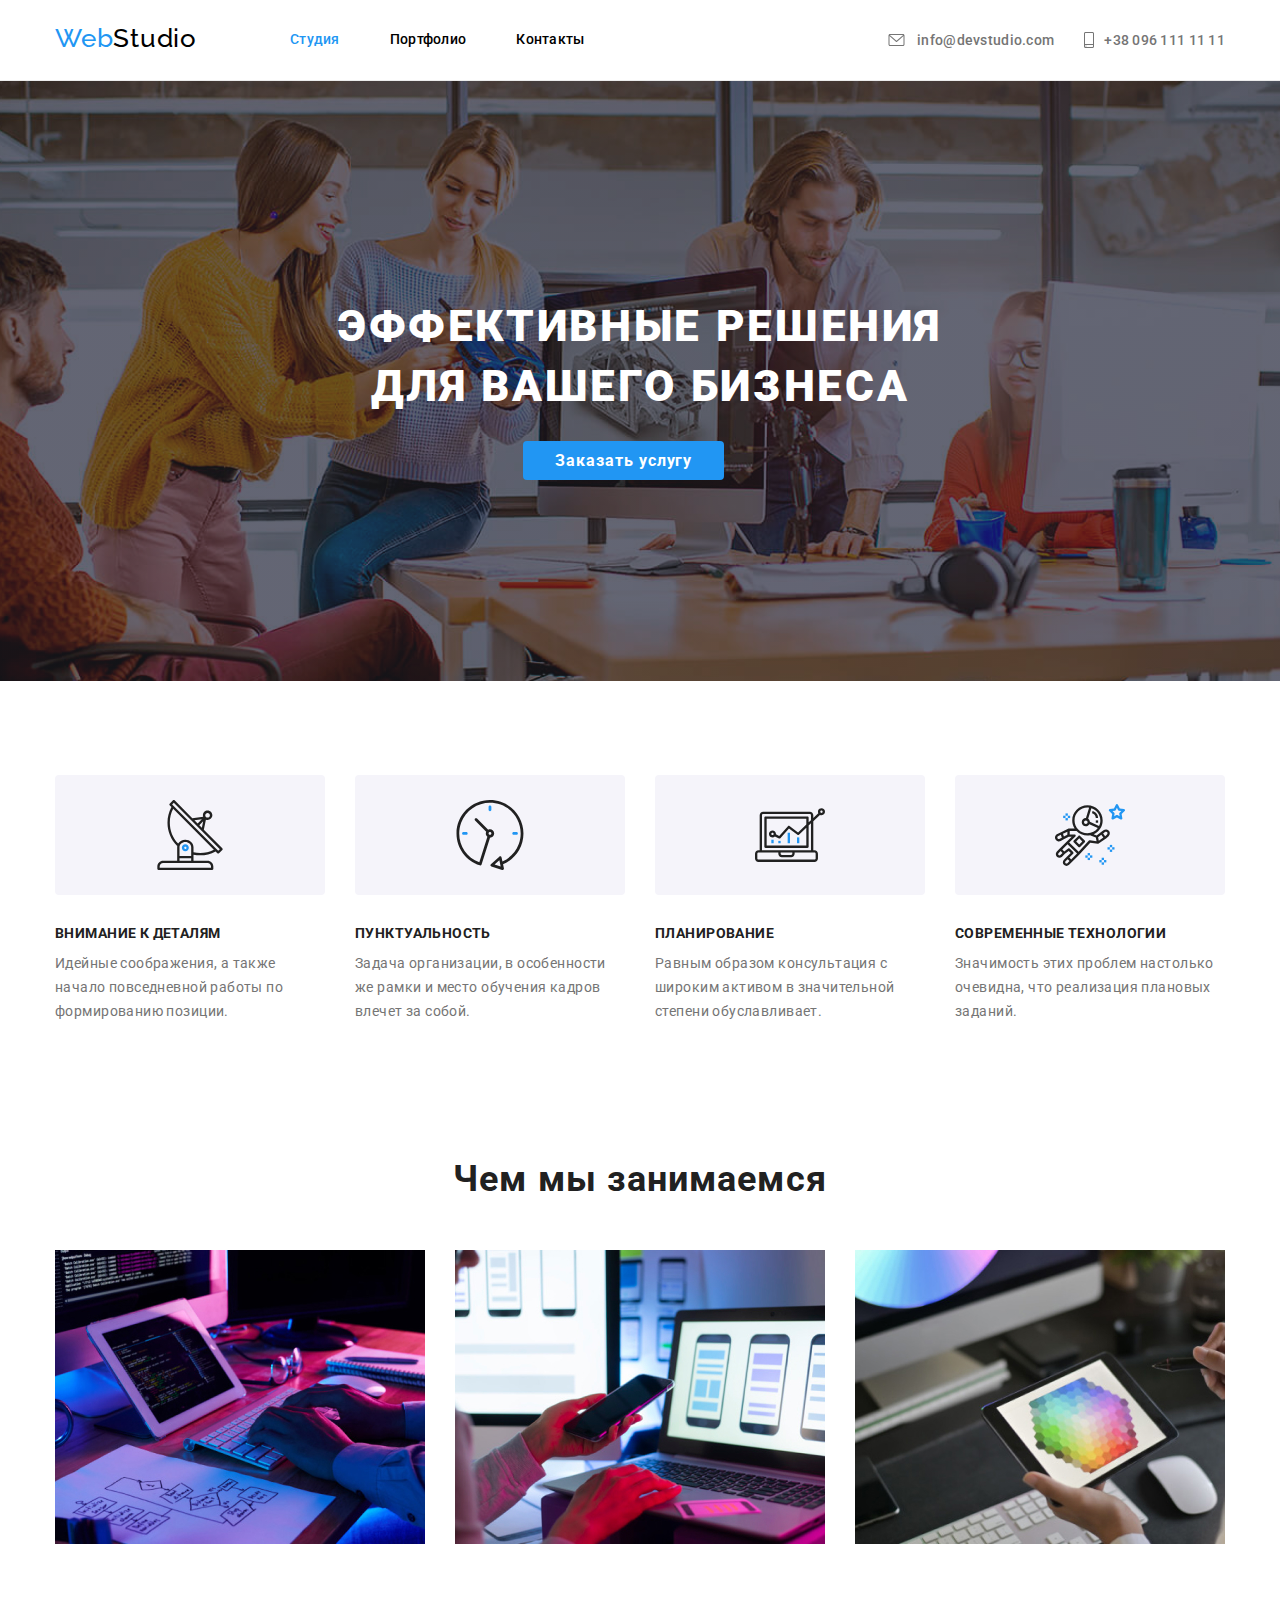
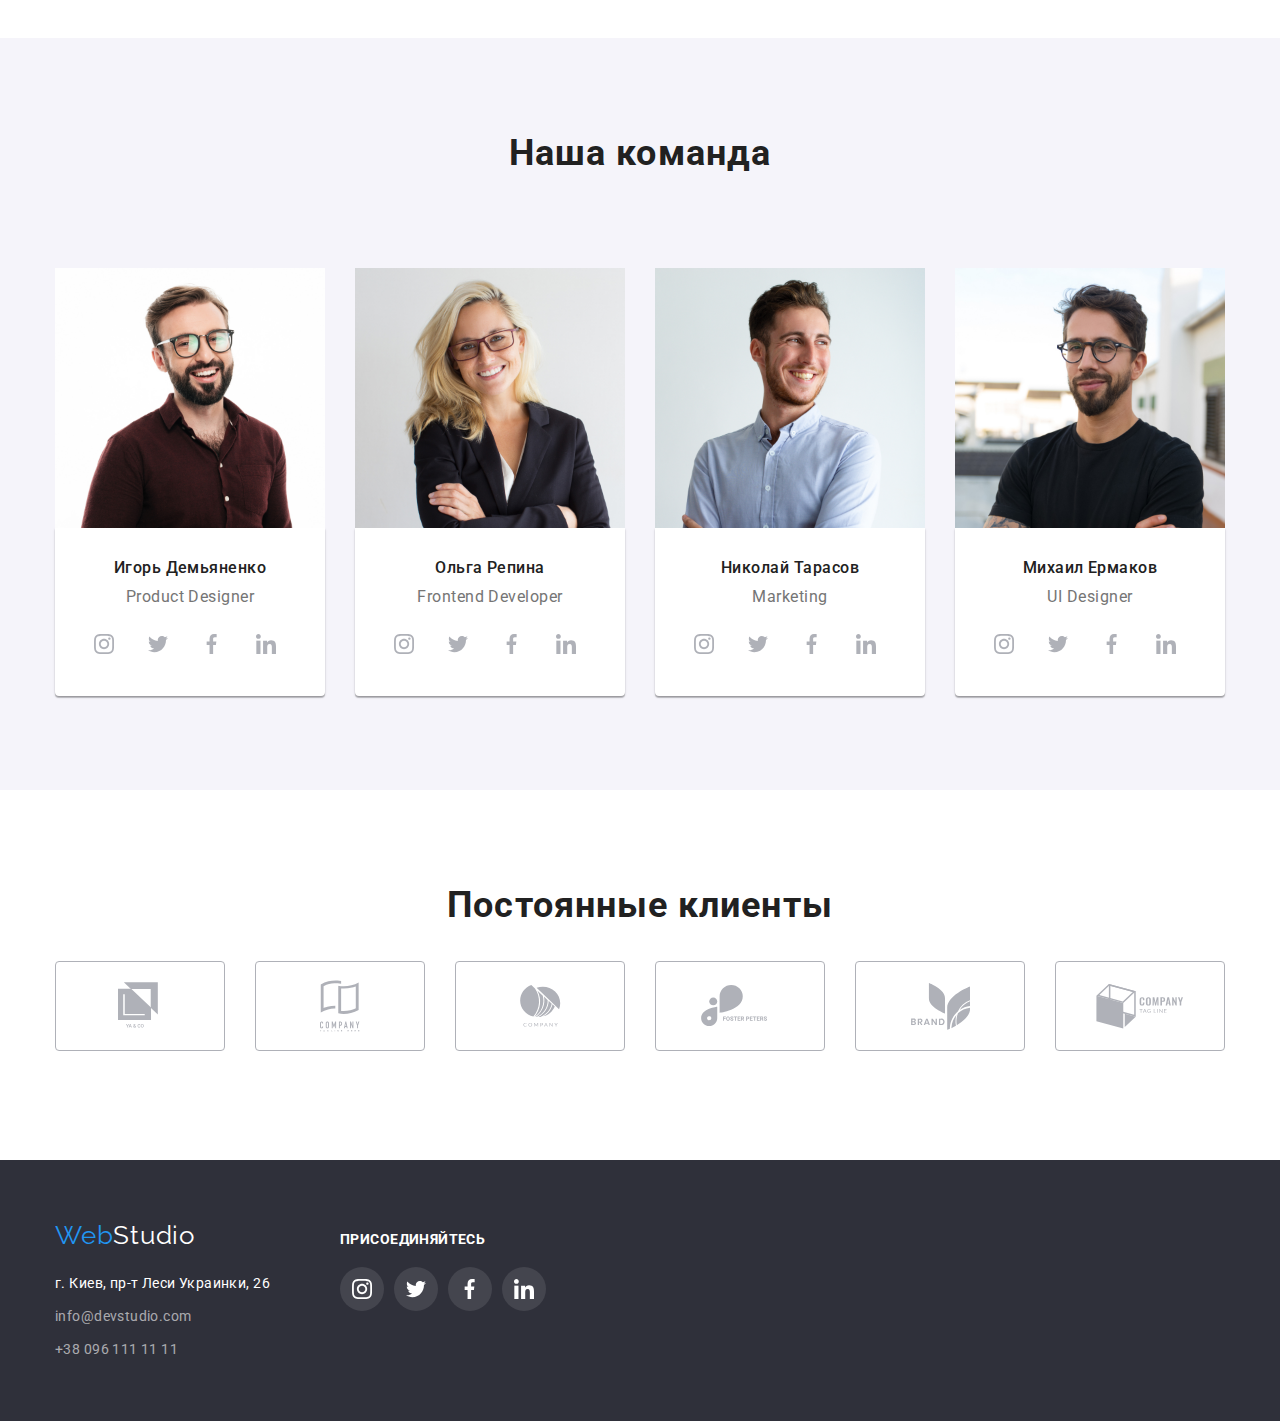
<file: index.html>
<!DOCTYPE html>
<html lang="ru">
<head>
    <meta charset="UTF-8">
    <meta name="viewport" content="width=device-width, initial-scale=1.0">
    <title>Студия</title>
    <link rel="stylesheet" href="css/modern-normalize.css">
    <link rel="preconnect" href="https://fonts.gstatic.com">
    <link href="https://fonts.googleapis.com/css2?&family=Raleway:wght@700&family=Roboto:wght@400;500;700;900&display=swap" rel="stylesheet">
    <link rel="stylesheet" href="./css/styles.css">
  
<!-- font-family: 'Raleway', sans-serif;
font-family: 'Roboto', sans-serif; -->
   
</head>
<body >
    <header class="header">
        <div class="container">
            <nav class="header-nav">
                <a class="logo" href=""><span class="web">Web</span>Studio</a>
                <ul class="header-nav-links">
                    <li><a class="link-header current" href="index.html">Студия</a></li>
                    <li><a class="link-header" href="portfolio.html">Портфолио</a></li>
                    <li><a class="link-header" href="">Контакты</a></li>
                </ul>
            </nav>
           <ul class="header-address">
                <li>
                    <a class="link-hd-adr" href="mailto:info@devstudio.com" >
                    <svg width="21" height="16" class="mail-icon">
                        <use href="./images/icons/symbol-defs.svg#icon-mail"></use>
                    </svg>
                    info@devstudio.com</a>
                </li>
                <li>
                    <a class="link-hd-adr" href="tel:+380961111111">
                    <svg width="10" height="16" class="phone-icon">
                        <use href="./images/icons/symbol-defs.svg#icon-smartphone"></use>
                    </svg>
                    +38 096 111 11 11</a>
                </li>
           </ul>
        </div>
    </header>
    <main>
        <!--Баннер-->
        <div class="background"></div>
        <section class="hero">
            <div class="container">
                <h1 class="hero-title">ЭФФЕКТИВНЫЕ РЕШЕНИЯ <br> ДЛЯ ВАШЕГО БИЗНЕСА</h1>
                <a class="hero-btn" href="#">Заказать услугу</a>
            </div>
        </section>
        <section class="about">
            <div class="container">
                <ul class="features">
                    <li>
                        <div class="about-icons-thumb">
                            <svg class="about-icons">
                                <use href="./images/icons/symbol-defs.svg#icon-about-1"></use>
                            </svg>
                        </div>
                        <h3 class="title-features">ВНИМАНИЕ К ДЕТАЛЯМ</h3>
                        <p class="features-p"> Идейные соображения, а также <br> начало повседневной работы по формированию позиции.</p>
                    </li>
                    <li>
                        <div class="about-icons-thumb">
                            <svg class="about-icons">
                                <use href="./images/icons/symbol-defs.svg#icon-about-2"></use>
                            </svg>
                        </div>
                        <h3 class="title-features">ПУНКТУАЛЬНОСТЬ</h3>
                        <p class="features-p"> Задача организации, в особенности <br> же рамки и место обучения кадров влечет за собой.</p>
                    </li>
                    <li>
                        <div class="about-icons-thumb">
                            <svg class="about-icons">
                                <use href="./images/icons/symbol-defs.svg#icon-about-3"></use>
                            </svg>
                        </div>
                        <h3 class="title-features">ПЛАНИРОВАНИЕ</h3>
                        <p class="features-p"> Равным образом консультация с широким активом в значительной степени обуславливает.</p>
                    </li>
                    <li>
                        <div class="about-icons-thumb">
                            <svg class="about-icons">
                                <use href="./images/icons/symbol-defs.svg#icon-about-4"></use>
                            </svg>
                        </div>
                        <h3 class="title-features">СОВРЕМЕННЫЕ ТЕХНОЛОГИИ</h3>
                        <p class="features-p"> Значимость этих проблем настолько очевидна, что реализация плановых заданий.</p>
                    </li>
                </ul>
            
            </div>
        </section>
        <section class="about-pictures">
            <h2 class="title">Чем мы занимаемся</h2>
            <div class="about-images">   
                <img class="images" src="./images/about/1.jpg" alt="Photo 1" width="370">
                <img class="images" src="./images/about/2.jpg" alt="Photo 2" width="370">
                <img class="images" src="./images/about/3.jpg" alt="Photo 3" width="370">
            </div>
        </section>

        <section class="team">
            <div class="container">
                <h2 class="title">Наша команда</h2>
                <ul class="workers">
                    <li>
                        <img src="./images/team/ihor.jpg" alt="Photo Ihor" width="270"><div class="worker-names"><h3 class="name">Игорь Демьяненко</h3><p class="work-position">Product Designer</p>
                            <ul class="social-netw-container">
                                <li>
                                    <a class="social-links" href="#">
                                        <svg class="social-netw-icon" width="20" height="20">
                                            <use href="./images/icons/symbol-defs.svg#icon-inst"></use>
                                        </svg>
                                    </a>
                                </li>
                                <li>
                                    <a class="social-links" href="#">
                                        <svg class="social-netw-icon" width="20" height="20">
                                            <use href="./images/icons/symbol-defs.svg#icon-twit"></use>
                                        </svg>
                                    </a>
                                </li>
                                <li>
                                    <a class="social-links" href="#">
                                        <svg class="social-netw-icon" width="20" height="20">
                                            <use href="./images/icons/symbol-defs.svg#icon-fb"></use>
                                        </svg>
                                    </a>    
                                </li>
                                <li>
                                    <a class="social-links" href="#">
                                        <svg class="social-netw-icon" width="20" height="20">
                                            <use href="./images/icons/symbol-defs.svg#icon-in"></use>
                                        </svg>
                                    </a>    
                                </li>
                            </ul>
                        </div> 
                        
                    </li>
                    <li>
                        <img src="./images/team/olha.jpg" alt="Photo Olha" width="270"><div class="worker-names"><h3 class="name">Ольга Репина</h3><p class="work-position">Frontend Developer</p>
                            <ul class="social-netw-container">
                                <li>
                                    <a class="social-links" href="#">
                                        <svg class="social-netw-icon" width="20" height="20">
                                            <use href="./images/icons/symbol-defs.svg#icon-inst"></use>
                                        </svg>
                                    </a>
                                </li>
                                <li>
                                    <a class="social-links" href="#">
                                        <svg class="social-netw-icon" width="20" height="20">
                                            <use href="./images/icons/symbol-defs.svg#icon-twit"></use>
                                        </svg>
                                    </a>
                                </li>
                                <li>
                                    <a class="social-links" href="#">
                                        <svg class="social-netw-icon" width="20" height="20">
                                            <use href="./images/icons/symbol-defs.svg#icon-fb"></use>
                                        </svg>
                                    </a>    
                                </li>
                                <li>
                                    <a class="social-links" href="#">
                                        <svg class="social-netw-icon" width="20" height="20">
                                            <use href="./images/icons/symbol-defs.svg#icon-in"></use>
                                        </svg>
                                    </a>    
                                </li>
                            </ul>
                        </div>
                    </li>
                    <li>
                        <img src="./images/team/nikol.jpg" alt="Photo Nikolai" width="270"><div class="worker-names"><h3 class="name">Николай Тарасов</h3><p class="work-position">Marketing</p>
                            <ul class="social-netw-container">
                                <li>
                                    <a class="social-links" href="#">
                                        <svg class="social-netw-icon" width="20" height="20">
                                            <use href="./images/icons/symbol-defs.svg#icon-inst"></use>
                                        </svg>
                                    </a>
                                </li>
                                <li>
                                    <a class="social-links" href="#">
                                        <svg class="social-netw-icon" width="20" height="20">
                                            <use href="./images/icons/symbol-defs.svg#icon-twit"></use>
                                        </svg>
                                    </a>
                                </li>
                                <li>
                                    <a class="social-links" href="#">
                                        <svg class="social-netw-icon" width="20" height="20">
                                            <use href="./images/icons/symbol-defs.svg#icon-fb"></use>
                                        </svg>
                                    </a>    
                                </li>
                                <li>
                                    <a class="social-links" href="#">
                                        <svg class="social-netw-icon" width="20" height="20">
                                            <use href="./images/icons/symbol-defs.svg#icon-in"></use>
                                        </svg>
                                    </a>    
                                </li>
                            </ul>
                        </div>
                    </li>
                    <li>
                        <img src="./images/team/mikhail.jpg" alt="Photo Mikhail" width="270"><div class="worker-names"><h3 class="name">Михаил Ермаков</h3><p class="work-position">UI Designer</p>
                            <ul class="social-netw-container">
                                <li>
                                    <a class="social-links" href="#">
                                        <svg class="social-netw-icon" width="20" height="20">
                                            <use href="./images/icons/symbol-defs.svg#icon-inst"></use>
                                        </svg>
                                    </a>
                                </li>
                                <li>
                                    <a class="social-links" href="#">
                                        <svg class="social-netw-icon" width="20" height="20">
                                            <use href="./images/icons/symbol-defs.svg#icon-twit"></use>
                                        </svg>
                                    </a>
                                </li>
                                <li>
                                    <a class="social-links" href="#">
                                        <svg class="social-netw-icon" width="20" height="20">
                                            <use href="./images/icons/symbol-defs.svg#icon-fb"></use>
                                        </svg>
                                    </a>    
                                </li>
                                <li>
                                    <a class="social-links" href="#">
                                        <svg class="social-netw-icon" width="20" height="20">
                                            <use href="./images/icons/symbol-defs.svg#icon-in"></use>
                                        </svg>
                                    </a>    
                                </li>
                            </ul>
                        </div>
                    </li>
                </ul>
            </div>
        </section>
        <section class="clients"> 
            <h2 class="title-clients">Постоянные клиенты</h2>
            <div class="container">
                <ul class="clients-icons">
                    <li>
                        <a class="clients-link" href="#">
                            <svg class="client-icon" width="44" height="49">
                                <use href="./images/icons/symbol-defs.svg#icon-logo-1"></use>
                            </svg>
                        </a>
                    </li>
                    <li>
                        <a class="clients-link" href="#">
                            <svg class="client-icon" width="40" height="52">
                                <use href="./images/icons/symbol-defs.svg#icon-logo-2"></use>
                            </svg>
                        </a>
                    </li>
                    <li>
                        <a class="clients-link" href="#">
                            <svg class="client-icon" width="41" height="42">
                                <use href="./images/icons/symbol-defs.svg#icon-logo-3"></use>
                            </svg>
                        </a>
                    </li>
                    <li>
                        <a class="clients-link" href="#">
                            <svg class="client-icon" width="79" height="42">
                                <use href="./images/icons/symbol-defs.svg#icon-logo-4"></use>
                            </svg>
                        </a>
                    </li>
                    <li>
                        <a class="clients-link" href="#">
                            <svg class="client-icon" width="59" height="47">
                                <use href="./images/icons/symbol-defs.svg#icon-logo-5"></use>
                            </svg>
                        </a>
                    </li>
                    <li>
                        <a class="clients-link" href="#">
                            <svg class="client-icon" width="88" height="45">
                                <use href="./images/icons/symbol-defs.svg#icon-logo-6"></use>
                            </svg>
                        </a>
                    </li>
                </ul>
          </div>

        </section>
        <footer class="footer"> 
            <div class="container">
                <div class="footer-address-container">
                    <a class="logo-foot" href=""><span class="web">Web</span>Studio</a>
                    <address>
                    <ul class="footer-address"> 
                            <li> <a class="link-foot-adr" href="https://goo.gl/maps/Ae1zcUtkZR1KB5ff6">г. Киев, пр-т Леси Украинки, 26</a></li>
                            <li> <a class="link-foot" href="mailto:info@devstudio.com">info@devstudio.com</a></li>
                            <li> <a class="link-foot" href="tel:+380961111111">+38 096 111 11 11</a></li>
                    </ul>
                    </address>
                </div>
                <div class="footer-links">
                    <p>Присоединяйтесь</p>
                    <ul class="footer-social-netw">
                        <li>
                            <a class="foot-social-links" href="#">
                                <svg class="social-netw-icon" width="20" height="20">
                                    <use href="./images/icons/symbol-defs.svg#icon-inst"></use>
                                </svg>
                            </a>
                        </li>
                        <li>
                            <a class="foot-social-links" href="#">
                                <svg class="social-netw-icon" width="20" height="20">
                                    <use href="./images/icons/symbol-defs.svg#icon-twit"></use>
                                </svg>
                            </a>
                        </li>
                        <li>
                            <a class="foot-social-links" href="#">
                                <svg class="social-netw-icon" width="20" height="20">
                                    <use href="./images/icons/symbol-defs.svg#icon-fb"></use>
                                </svg>
                            </a>
                        </li>
                        <li>
                            <a class="foot-social-links" href="#">
                                <svg class="social-netw-icon" width="20" height="20">
                                    <use href="./images/icons/symbol-defs.svg#icon-in"></use>
                                </svg>
                            </a>
                        </li>
                    </ul>
                </div>
            </div>
      </footer>
    </main>
</body>
</html>
</file>
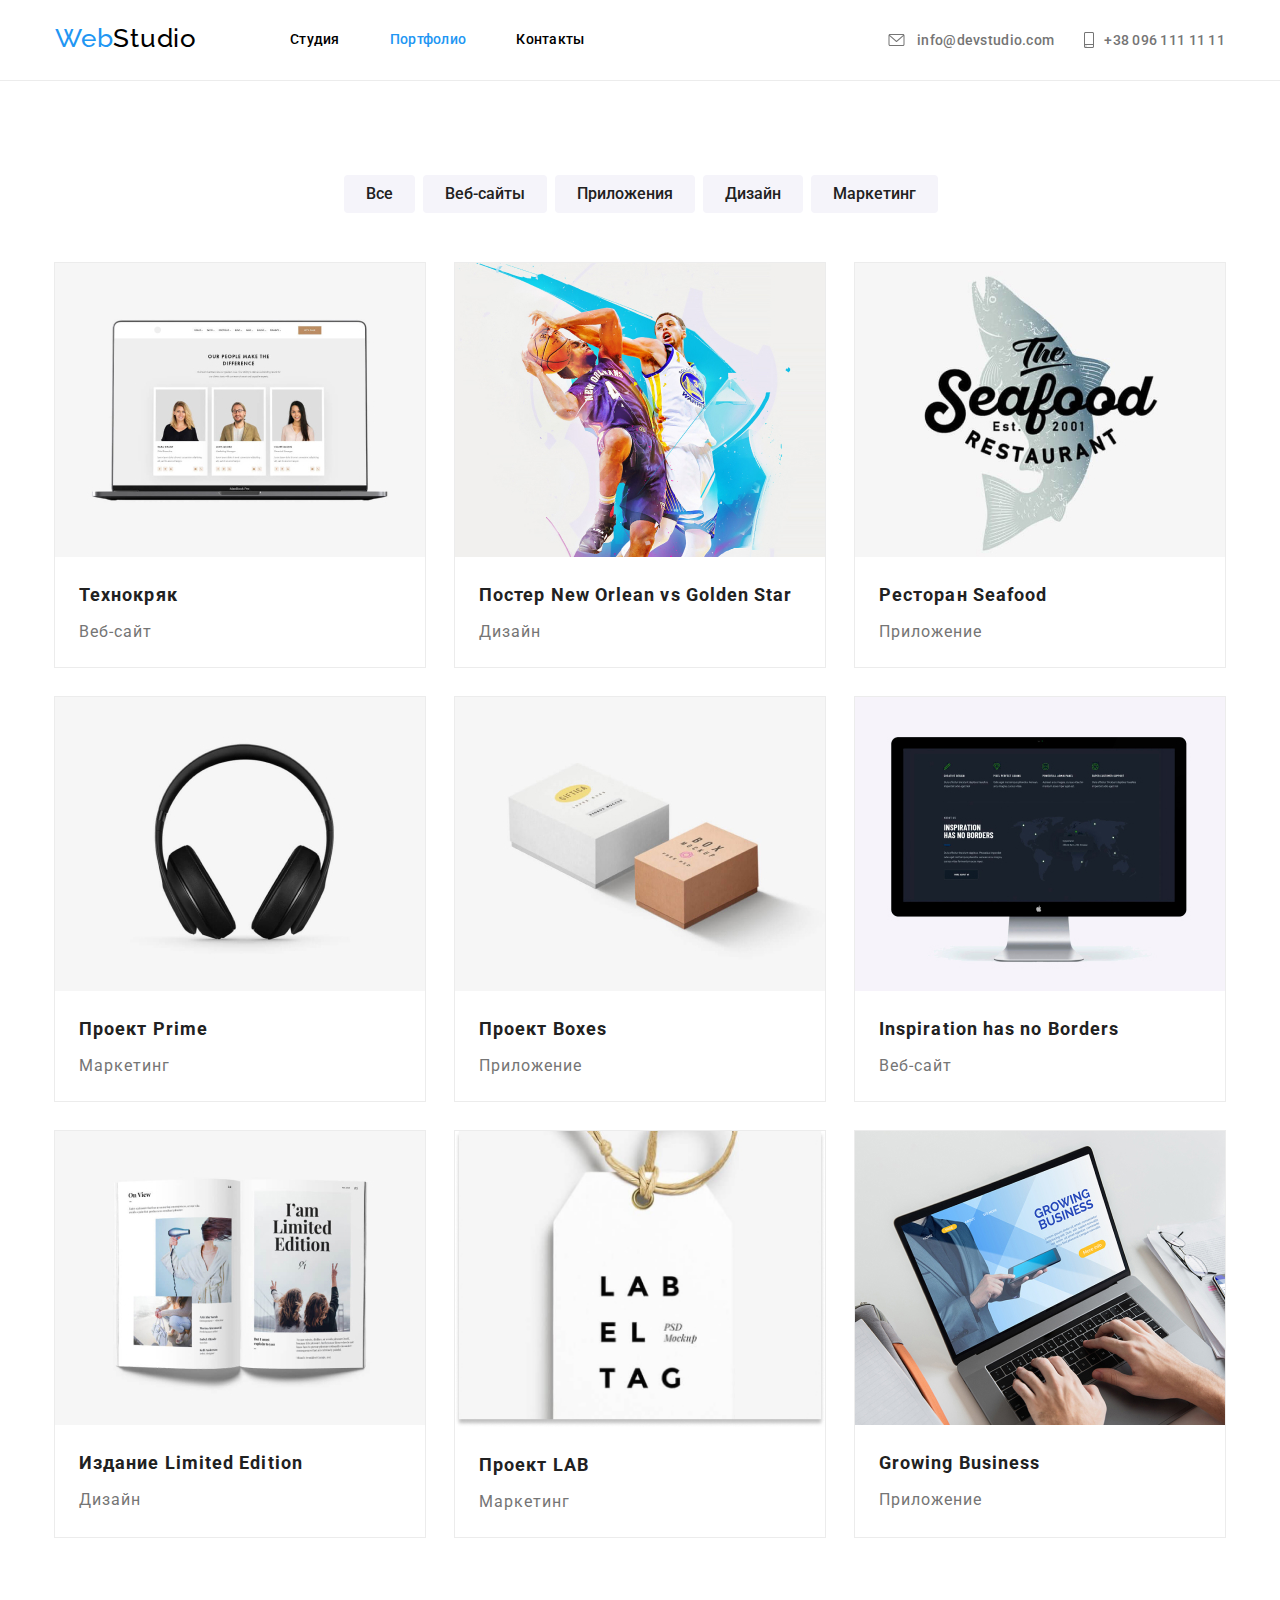
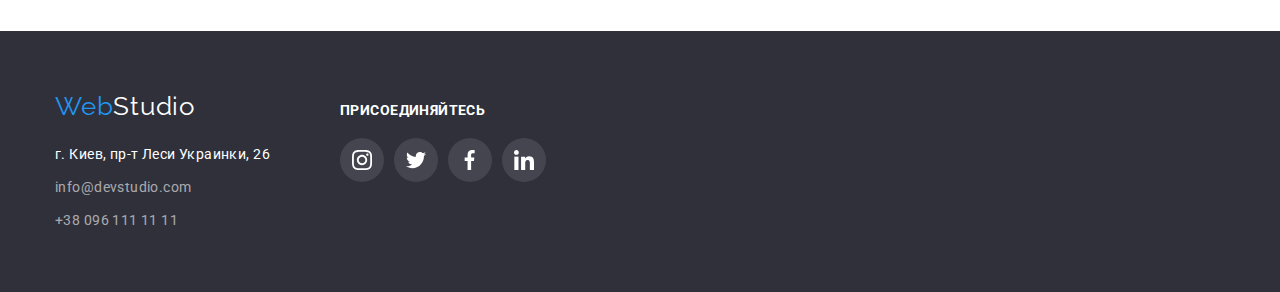
<file: portfolio.html>
<!DOCTYPE html>
<html lang="ru">
<head>
    <meta charset="UTF-8">
    <meta name="viewport" content="width=device-width, initial-scale=1.0">
    <title>Портфолио</title>
    <link rel="stylesheet" href="css/modern-normalize.css">
    <link rel="preconnect" href="https://fonts.gstatic.com">
    <link href="https://fonts.googleapis.com/css2?&family=Raleway:wght@700&family=Roboto:wght@400;500;700;900&display=swap" rel="stylesheet">
    <link rel="stylesheet" href="./css/styles.css">
   
<!-- font-family: 'Raleway', sans-serif;
font-family: 'Roboto', sans-serif;-->
</head>
<body >
    
    <header class="header">
        <div class="container">
            <nav class="header-nav">
                <a class="logo" href=""><span class="web">Web</span>Studio</a>
                <ul class="header-nav-links">
                    <li><a class="link-header" href="index.html">Студия</a></li>
                    <li><a class="link-header current" href="portfolio.html">Портфолио</a></li>
                    <li><a class="link-header" href="">Контакты</a></li>
                </ul>
            </nav>
           <ul class="header-address">
                <li class="link-hd-adr">
                    <a href="mailto:info@devstudio.com" >
                    <svg width="21" height="16" class="mail-icon">
                        <use href="./images/icons/symbol-defs.svg#icon-mail"></use>
                    </svg>
                    info@devstudio.com</a>
                </li>
                <li class="link-hd-adr" >
                     <a href="tel:+380961111111">
                    <svg width="10" height="16" class="phone-icon">
                        <use href="./images/icons/symbol-defs.svg#icon-smartphone"></use>
                    </svg>
                    +38 096 111 11 11</a>
                </li>
           </ul>
        </div>
    </header>
    <main>
        <section class="portfolio-main">
            <div class="container">
                <!--Скрыть заголовок-->
                <h1>Портфолио</h1>
                <div class="portfolio-btns">
                    <a class="portfolio-btn" href="" >Все</a>
                    <a class="portfolio-btn" href="" >Веб-сайты</a>
                    <a class="portfolio-btn" href="" >Приложения</a>
                    <a class="portfolio-btn" href="" >Дизайн</a>
                    <a class="portfolio-btn" href="" >Маркетинг</a>
                </div>
                <div class="portfolio-cards-gallery">
                    <ul class="portfolio-gallery">
                        <li class="pf-card">
                            <a class="portfolio-gal-links" href="#"> <img class="gal-img" src="./images/portfolio/pf1.jpg" alt="Photo" width="370"> 
                                <div class="project-names">
                                    <h3>Технокряк</h3>
                                    <p class="portfolio-names">Веб-сайт</p> 
                                </div>
                            </a>
                        </li>
                        <li class="pf-card">
                            <a class="portfolio-gal-links" href="#"><img class="gal-img" src="./images/portfolio/pf2.jpg" alt="Photo" width="370">
                                <div class="project-names">
                                    <h3>Постер New Orlean vs Golden Star</h3>
                                    <p class="portfolio-names">Дизайн</p>
                                </div>
                            </a>
                        </li>
                        <li class="pf-card">
                            <a class="portfolio-gal-links" href="#"><img class="gal-img" src="./images/portfolio/pf3.jpg" alt="Photo" width="370">
                                <div class="project-names">
                                    <h3>Ресторан Seafood</h3>
                                    <p class="portfolio-names">Приложение</p>
                                </div>
                            </a>
                        </li>
                        <li class="pf-card">
                            <a class="portfolio-gal-links" href="#"><img class="gal-img" src="./images/portfolio/pf4.jpg" alt="Photo" width="370">
                                <div class="project-names">
                                    <h3>Проект Prime</h3>
                                    <p class="portfolio-names">Маркетинг</p>
                                </div>
                            </a>
                        </li>
                        <li class="pf-card">
                            <a class="portfolio-gal-links" href="#"><img class="gal-img" src="./images/portfolio/pf5.jpg" alt="Photo" width="370">
                                <div class="project-names">
                                    <h3>Проект Boxes</h3>
                                    <p class="portfolio-names">Приложение</p>
                                </div>
                            </a>
                        </li>
                        <li class="pf-card">
                            <a class="portfolio-gal-links" href="#"><img class="gal-img" src="./images/portfolio/pf6.jpg" alt="Photo" width="370">
                                <div class="project-names">
                                    <h3>Inspiration has no Borders</h3>
                                    <p class="portfolio-names">Веб-сайт</p>
                                </div>
                            </a>       
                        </li> 
                        <li class="pf-card">
                            <a class="portfolio-gal-links" href="#"><img class="gal-img" src="./images/portfolio/pf7.jpg" alt="Photo" width="370">
                                <div class="project-names">
                                    <h3>Издание Limited Edition</h3>
                                    <p class="portfolio-names">Дизайн</p>
                                </div>
                            </a>
                        </li>
                        <li class="pf-card">
                            <a class="portfolio-gal-links" href="#"><img class="gal-img" src="./images/portfolio/pf8.jpg" alt="Photo" width="370">
                                <div class="project-names">
                                    <h3>Проект LAB</h3>
                                    <p class="portfolio-names">Маркетинг</p>
                                </div>
                            </a>
                        </li>
                        <li class="pf-card">
                            <a class="portfolio-gal-links" href="#"><img class="gal-img" src="./images/portfolio/pf9.jpg" alt="Photo" width="370">
                                <div class="project-names">
                                    <h3>Growing Business</h3>
                                    <p class="portfolio-names">Приложение</p>
                                </div>
                            </a>
                        </li>
                  </ul>
                </div>
            </div>
        </section>
        <footer class="footer"> 
            <div class="container">
                <div class="footer-address-container">
                    <a class="logo-foot" href=""><span class="web">Web</span>Studio</a>
                    <address>
                    <ul class="footer-address"> 
                            <li> <a class="link-foot-adr" href="https://goo.gl/maps/Ae1zcUtkZR1KB5ff6">г. Киев, пр-т Леси Украинки, 26</a></li>
                            <li> <a class="link-foot" href="mailto:info@devstudio.com">info@devstudio.com</a></li>
                            <li> <a class="link-foot" href="tel:+380961111111">+38 096 111 11 11</a></li>
                    </ul>
                    </address>
                </div>
                <div class="footer-links">
                    <p>Присоединяйтесь</p>
                    <ul class="footer-social-netw">
                        <li>
                            <a class="foot-social-links" href="#">
                                <svg class="social-netw-icon" width="20" height="20">
                                    <use href="./images/icons/symbol-defs.svg#icon-inst"></use>
                                </svg>
                            </a>
                        </li>
                        <li>
                            <a class="foot-social-links" href="#">
                                <svg class="social-netw-icon" width="20" height="20">
                                    <use href="./images/icons/symbol-defs.svg#icon-twit"></use>
                                </svg>
                            </a>
                        </li>
                        <li>
                            <a class="foot-social-links" href="#">
                                <svg class="social-netw-icon" width="20" height="20">
                                    <use href="./images/icons/symbol-defs.svg#icon-fb"></use>
                                </svg>
                            </a>
                        </li>
                        <li>
                            <a class="foot-social-links" href="#">
                                <svg class="social-netw-icon" width="20" height="20">
                                    <use href="./images/icons/symbol-defs.svg#icon-in"></use>
                                </svg>
                            </a>
                        </li>
                    </ul>
                </div>
            </div>
      </footer>
    </main>
</body>
</html>

<!-- 
</div>
<div class="portfolio-card container">
    <ul class="card-name">
        <li class="card-name-item">
            <a class="card-name-link" href="">
                <img src="./images/img1.jpg" alt="" width="370">
                <div class="filter-name">
                    <h3 class="title-filter">Технокряк</h3>
                    <p class="filter-item">Веб-сайт</p>
                </div>
            </a>
        </li> -->
</file>
<file: css/styles.css>
:root {
    --black-text: #000000;
    --white: #FFFFFF;
    --white-text-op60: rgb(255, 255, 255, 0.6);
    --light-grey-stroke: #ECECEC;
    --grey-white-stroke: #EEEEEE;
    --grey-text: #757575;
    --dark-graphite-text: #212121;
    --blue: #2196F3;
    --graphite-bg: #2F303A;
    --light-grey-bg-team: #F5F4FA;
    --light-grey-icons: #AFB1B8;
    --white-text-op10:  rgb(255, 255, 255, 0.1);
}

body {
    font-family: 'Roboto', sans-serif;
}

.container {
    width: 1200px;
    padding: 15px 15px;
    margin: 0 auto;
    /* outline: 1px solid #FF6C00; */
}

header {
    background-color: var(--white);
    color: var(--dark-graphite-text);
    font-weight: 500;
    font-size: 14px;
    line-height: 16px;
    border-bottom: 1px solid var(--light-grey-stroke);
}

.header-nav,
.header-nav-links,
.header-address {
    display: flex;
}

img {
    display: block;
}
/* /* .header a {
    /* color: white; */
    /* color: inherit; */
    /* color: currentColor; */
    /* color: var(--white-text);
/* }  */

/* .hero {
    background:cadetblue;
}
.hero-btn {
    background-color: coral;
} */

/* ----------------------H E A D E R---------------------- */

.header .container {
    display: flex;
    /* justify-content: space-between; */
    align-items:center;
    /* margin-top: 32px; */
    height: 80px;
}

.header-nav-links {
    margin-left: 93px;
    margin-top: 32px;
    margin-bottom:35px;
    /* margin-right: 305px; */
}


.header-nav li:nth-child(2) {
    margin-left: 50px;
    margin-right: 50px;
}

.header-address {
    margin-left: auto;
}

.header-address li:nth-child(2) {
    margin-left:30px;
    margin-right: 0;
}

.header-address a {
    display: flex;
    color: var(--grey-text);
    font-weight: 500;
    font-size: 14px;
    line-height: 16px;
    letter-spacing: 0.02em;
}


.header-address a:hover,
.header-address a:focus {
    color: var(--blue);
}

.title {
    color: var(--dark-graphite-text);
    font-weight: 700;
    font-size: 36px;
    line-height: 42px;
    text-align: center;
    letter-spacing: 0.03em;
}

.link-header:hover {
    color: var(--blue);
}

.link-header {
    color: var(--black-text);
    font-weight: 500;
    font-size: 14px;
    line-height: 16px;
    letter-spacing: 0.02em;
}

.link-header.current {
    color: var(--blue);
}

.mail-icon {
    display: inline-block;
    align-items: center;
    margin-right: 10px;
    /* height: 16px;
    width: 21px; */
    fill:var(--grey-text);
}

.phone-icon {
    display: inline-block;
    align-items: center;
    margin-right: 10px;
    /* height: 16px;
    width: 10px; */
    fill:var(--grey-text);
    
}

.link-hd-adr {
    font-weight: 500;
    font-size: 14px;
    letter-spacing: 0.02em;
    color: var(--grey-text);
    display: flex;
    align-items: center;
    padding-top: 32px;
    padding-bottom: 32px;
}

.mail-icon,
.phone-icon {
    fill:currentColor;
}

.link-hd-adr:hover,
.link-hd-adr:focus {
    color: var(--blue);
}

/* L O G O */

.logo {
    margin-top:24px;
    margin-bottom:23px;
    color: var(--black-text);
    font-size: 26px;
    line-height: 31px;
    font-family: 'Raleway', sans-serif;
    letter-spacing: 0.03em;
}

.web {
   /* font-family: 'Oleo Script', cursive; */
   color: var(--blue);
   font-size: 26px;
   line-height: 31px;
   font-family: 'Raleway', sans-serif;
   letter-spacing: 0.03em;

}

/* ----------------------H E R O---------------------- */

.hero .container {
    height: 600px;
    
} 
.hero {
    background-color: var(--graphite-bg);
    max-width: 1600px;
    background-image: linear-gradient(to right, rgba(47, 48, 58, 0.4), rgba(47, 48, 58, 0.4)), url(../images/background/bg-img.png);
    background-size: cover;
    background-repeat: no-repeat;
    background-position:center;
    margin-right: auto; 
    margin-left: auto;
}
.hero-title {
    margin-left: 252px;
    margin-right: 252px;
    margin-top: 200px;
    margin-bottom: 30px;
    color: var(--white);
    font-weight: 900;
    font-size: 44px;
    line-height: 60px;
    text-align: center;
    letter-spacing: 0.06em;
    text-transform: uppercase;
}
.hero-btn {
    margin-left: 468px;
    margin-right: 468px;
    padding: 10px 32px;
    background-color: var(--blue);
    font-weight: 700;
    font-size: 16px;
    line-height: 30px;
    color: var(--white);
    text-align: center;
    letter-spacing: 0.06em;
    border-radius: 4px;
}

/* ----------------------A B O U T---------------------- */

.about .container {
    /* display: flex; */
    padding-top: 94px;
    padding-bottom: 94px;
}

.features {
    display: flex;
    align-items: center;
    margin-bottom: 94px;
    margin-left: 0;
    margin-right: 0;
    background: transparent;
}

.features li {
    width: 270px;
    height: 101px;
}

.features li:nth-child(1) {
    margin-right: 30px;
}

.features li:nth-child(2) {
    margin-right: 30px;
}

.features li:nth-child(3) {
    margin-right: 30px;
}

.about h2 {
    margin-bottom: 50px; 
}

.about h3 {
    margin-bottom: 10px;
}
.about-pictures {
    margin-top: 94px;
    padding-bottom: 94px; 
 }
 
.about-pictures .about-images {
    display: flex;
    margin-top: 50px;
    justify-content: center;
}

.images {
    width: 370px;
}

.images:nth-child(2) {
    margin-left: 30px;
    margin-right:30px;
}

.title-features {
    color: var(--dark-graphite-text);
    font-weight: 700;
    font-size: 14px;
    line-height: 16px;
    letter-spacing: 0.03em;
    text-transform: uppercase;
}

.features-p {
    color: var(--grey-text);
    font-weight: 400;
    font-size: 14px;
    line-height: 24px;
    letter-spacing: 0.03em;
    margin-bottom:94px;
}

.about-icons {
    align-items: center;
    justify-content: center;
    height: 70px;
    width: 70px;
    
}

.about-icons-thumb {
    display: flex;
    background: var(--light-grey-bg-team);
    border-radius: 4px;
    justify-content: center;
    align-items: center;
    margin-bottom: 30px;
    width: 270px;
    height: 120px;
}

/* ----------------------T E A M---------------------- */

.team .container {
    /* display: flex; */
    align-items: center;
    padding-top: 94px;
    padding-bottom: 94px;

}

.team h2 {
    margin-bottom:94px;
}

.workers {
    display: flex;
    align-items: center;
    margin-left: 0;
    margin-right: 0;
    
}

.workers > li:nth-child(1) {
    margin-right: 30px;
}

.workers > li:nth-child(2) {
    margin-right: 30px;
}

.workers > li:nth-child(3) {
    margin-right: 30px;
}

.workers > li {
    width: 270px;
}

.worker-names {
    background-color: var(--white);
    padding-top: 30px;
    padding-bottom: 30px;
    text-align: center;
    letter-spacing: 0.03em;
    border-bottom-left-radius: 4px;
    border-bottom-right-radius: 4px;
    box-shadow: 0px 1px 3px rgba(0, 0, 0, 0.12), 0px 1px 1px rgba(0, 0, 0, 0.14), 0px 2px 1px rgba(0, 0, 0, 0.2);
}

.workers h3 {
    margin-bottom: 10px;
}

.team {
    background: var(--light-grey-bg-team)
}

.name {
    color: var(--dark-graphite-text);
    font-weight: 500;
    font-size: 16px;
    line-height: 19px;
    letter-spacing: 0.03em;
}

.work-position {
    color: var(--grey-text);
    font-weight: 400;
    font-size: 16px;
    line-height: 19px;
    text-align: center;
    letter-spacing: 0.03em;
}

.social-netw-container {
    display: flex;
    justify-content:center;
}

.social-links {
    display:flex;
    justify-content: center;
    align-items: center;
    margin-top:16px;
    width: 44px;
    height: 44px;
    color: var(--light-grey-icons);
    border-radius: 50%;
}

.social-netw-icon {
    fill:currentColor;  
}


  .social-links:hover,
  .social-links:focus {
    color:var(--white);
    background-color: var(--blue);
    border: 1px solid var(--blue);}

.social-netw-container > li:nth-child(2n + 1) {
    margin-right: 10px;
}

.social-netw-container > li:nth-child(2n + 2) {
    margin-right: 10px;
}

.social-netw-container > li:nth-child(3) {
    margin-right: 10px;
}


/* ----------------------C L I E N T S---------------------- */

.title-clients {
    color: var(--dark-graphite-text);
    padding-top:94px;
    margin-bottom: 50px;
    font-weight: 700;
    font-size: 36px;
    line-height: 42px;
    text-align: center;
    letter-spacing: 0.03em;
}

.clients .container {
    align-items: center;
}
.clients-icons {
    display: flex;
    flex-wrap: wrap;
    align-items: center;
    justify-content: center;
    padding-bottom: 94px;
    margin-right: -30px;
    margin-top: -30px;
  }

.client-icon {
    align-items: center;
    justify-content: center;
    fill:var(--light-grey-icons);
}

.clients-icons > li:nth-child(2n + 1) {
    margin-right: 30px;
}

.clients-icons > li:nth-child(2n + 2) {
    margin-right: 30px;
}

.clients-icons > li:nth-child(3) {
    margin-right: 30px;
}

.client-icon:hover,
.client-icon:focus {
    fill: var(--blue);
}

.clients-link {
    display: flex;
    justify-content: center;
    align-items: center;
    width: 170px;
    height: 90px;
  
    color: var(--light-grey-icons);
  
    border-radius: 4px;
    border: 1px solid var(--light-grey-icons);
}
  
.client-icon {
    fill: currentColor;
}
  
.clients-link:hover,
.clients-link:focus {
    color:var(--blue);
    border: 1px solid var(--blue);
}

/* ----------------------F O O T E R---------------------- */

.footer .container {
    display: flex;
    align-items: baseline;
    padding-top: 60px;
    padding-bottom: 60px;
    justify-content: left;
}

footer {
    background-color: var(--graphite-bg);
}

.logo-foot {
    /* display: block; */
    color: var(--white);
    font-size: 26px;
    line-height: 31px;
    font-family: 'Raleway', sans-serif;
    letter-spacing: 0.03em;
}

.footer-address {
    /* display: block; */
    margin-top: 20px;
}

.footer-address li:nth-child(1) {
    margin-bottom: 9px;
}

.footer-address li:nth-child(2) {
    margin-bottom: 9px;
}

.link-foot-adr {
    color:var(--white);
    font-weight: 400;
    font-size: 14px;
    line-height: 24px;
    letter-spacing: 0.03em;
}

.link-foot {
    color: var(--white-text-op60);
    font-weight: 400;
    font-size: 14px;
    line-height: 24px;
    letter-spacing: 0.03em;
}

.footer-links {
    margin-left: 70px;
}

.footer-links p {
    align-items: baseline;
    margin-bottom: 20px;
    color:var(--white);
    font-weight: 700;
    font-size: 14px;
    line-height: 16px;
    letter-spacing: 0.03em;
    text-transform: uppercase;
    font-family: 'Roboto', sans-serif;
}

.footer-social-netw {
    display:flex;
    align-items: baseline;
}

.foot-social-links {
    background-color: var(--white-text-op10);
    display:flex;
    justify-content: center;
    align-items: center;
    width: 44px;
    height: 44px;
    color: var(--white);
    border-radius: 50%;
}

.footer-social-netw > li:nth-child(2n + 1) {
    margin-right: 10px;
}

.footer-social-netw > li:nth-child(2n + 2) {
    margin-right: 10px;
}

.footer-social-netw > li:nth-child(3) {
    margin-right: 10px;
}

.foot-social-links:hover,
  .social-links:focus {
    color:var(--white);
    background-color: var(--blue);
}
 

/* ----------------------P O R T F O L I O---------------------- */

.portfolio-main .container {
    padding-top: 94px;
    padding-bottom: 94px;
}

.portfolio-main h1 {
    display:none;
}

.portfolio-btns {
    display: flex;
    margin-left: 280px;
    margin-right: 279px;
    margin-bottom: 50px;
    justify-content: center;
}

.portfolio-btns a:nth-child(1) {
    margin-right: 8px;
    margin-left: 0;
}

.portfolio-btns a:nth-child(3) {
    margin-right: 8px;
    margin-left: 0;
}


.portfolio-btns a:nth-child(2n + 2) {
    margin-right: 8px;
    margin-left: 0;
}

.portfolio-btn {
    background-color: var(--light-grey-bg-team);
    padding: 6px 22px;
    color: var(--dark-graphite-text);
    font-weight: 500;
    font-size: 16px;
    line-height: 26px;
    text-align: center;
    height: 38px;
    width: auto;
    border-radius: 4px;
}

.portfolio-btn:hover,
.portfolio-btn:focus {
    background-color: var(--blue);
    color: var(--white);
    font-weight: 500;
    font-size: 16px;
    line-height: 26px;
    box-shadow: 0px 3px 1px rgba(0, 0, 0, 0.1), 0px 1px 2px rgba(0, 0, 0, 0.08), 0px 2px 2px rgba(0, 0, 0, 0.12);
}

.portfolio-gallery {
    display: flex;
    flex-wrap: wrap;
    justify-content: center;
    /* margin-left: auto;
    margin-right: auto; */
    margin-top: -30px;
    margin-left: -30px;
}

.pf-card {
    background-color: var(--white);
    outline: 1px solid var(--light-grey-stroke);
    /* border: 1 px solid var(--light-grey-stroke); */
    flex-basis: calc(100% / 3 - 30px);
    margin-left: 30px;
    margin-top: 30px;
    box-sizing: border-box;
}

.project-names h3 {
    color:var(--dark-graphite-text);
    margin-top: 20px;
    margin-bottom: 4px;
    margin-left: 24px;
    font-weight: 700;
    font-size: 18px;
    line-height: 36px;
    letter-spacing: 0.06em;
    font-family:'Roboto', sans-serif;
}

.project-names p {
    color: var(--grey-text);
    font-weight: 400;
    font-size: 16px;
    line-height: 30px;
    letter-spacing: 0.06em;
    margin-left: 24px;
    margin-bottom: 20px;
    font-family:'Roboto', sans-serif;
}
  
.pf-card:hover,
.pf-card:focus {
    box-shadow: 0px 1px 1px rgba(0, 0, 0, 0.12), 0px 4px 4px rgba(0, 0, 0, 0.06), 1px 4px 6px rgba(0, 0, 0, 0.16);
}

/* portfolio-gallery a:hover {
    box-shadow: 0px 1px 1px rgba(0, 0, 0, 0.12), 0px 4px 4px rgba(0, 0, 0, 0.06), 1px 4px 6px rgba(0, 0, 0, 0.16);
} */
/* .portfolio-gallery li:hover,
.portfolio-gallery li:focus {
    box-shadow: 0px 1px 1px rgba(0, 0, 0, 0.12), 0px 4px 4px rgba(0, 0, 0, 0.06), 1px 4px 6px rgba(0, 0, 0, 0.16);
} */

/* .pf-links:hover {
    box-shadow: 0px 1px 1px rgba(0, 0, 0, 0.12), 0px 4px 4px rgba(0, 0, 0, 0.06), 1px 4px 6px rgba(0, 0, 0, 0.16);  
} */

/* .card-name-item {
    flex-basis: calc(100% / 3 - 30px);
    margin-left: 30px;
    margin-top: 30px;

    background: var(--main-bg-color);
    border: 1px solid var(--border-color-frame);
    box-sizing: border-box;
    display: flex;
} */

/* .pf-links:hover,
.pf-links:focus {
    box-shadow: 0px 1px 1px rgba(0, 0, 0, 0.12), 0px 4px 4px rgba(0, 0, 0, 0.06), 1px 4px 6px rgba(0, 0, 0, 0.16);
} */
</file>
